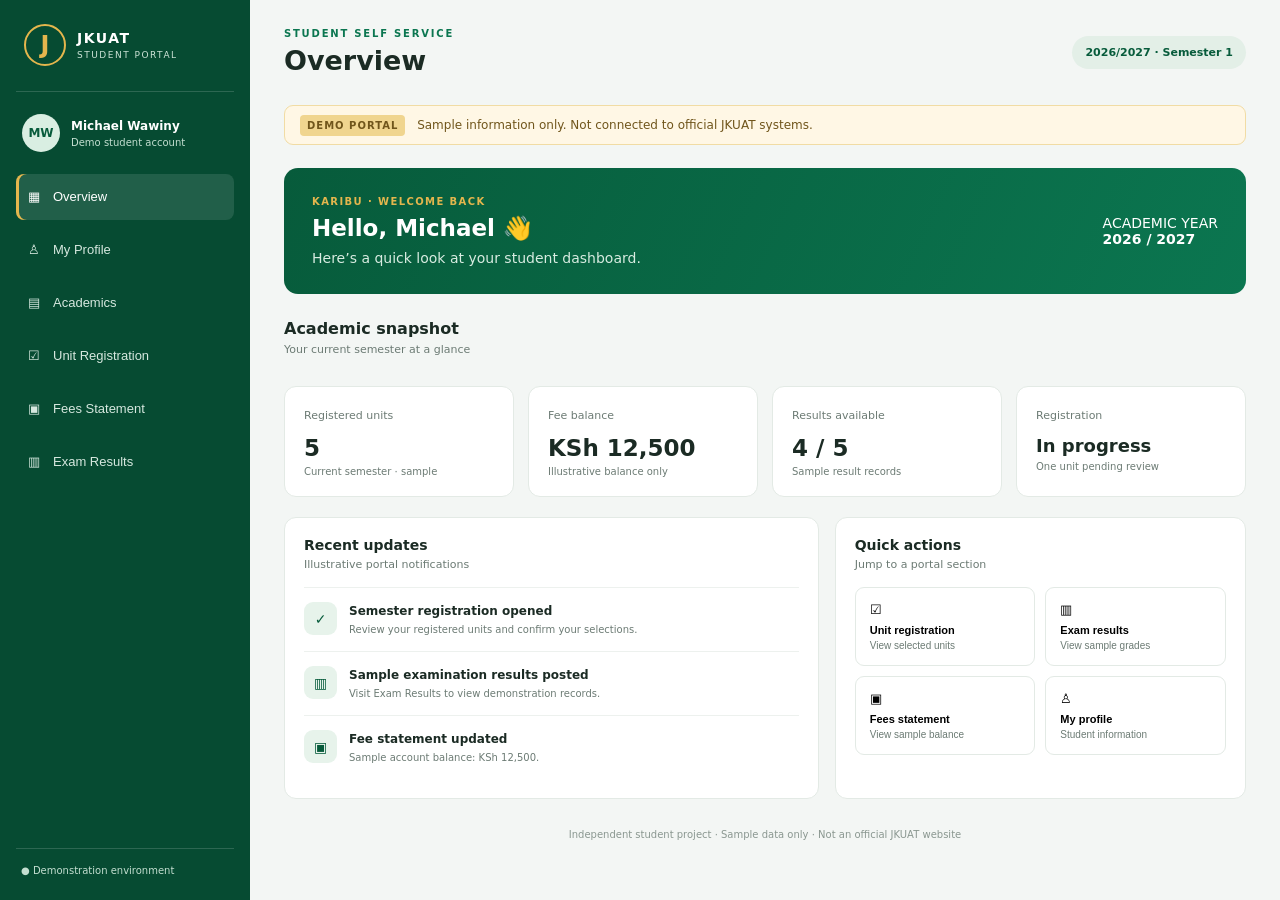
<file: index.html>
<!doctype html>
<html lang="en"><head><meta charset="utf-8"><meta name="viewport" content="width=device-width,initial-scale=1"><meta name="theme-color" content="#075b3b"><title>JKUAT Student Portal Demo</title><link rel="stylesheet" href="style.css"></head>
<body><aside id="sidebar"><div class="brand"><b class="crest">J</b><div><strong>JKUAT</strong><small>STUDENT PORTAL</small></div></div><div class="student"><b class="avatar">MW</b><div><strong>Michael Wawiny</strong><small>Demo student account</small></div></div><nav><button class="active" data-page="overview">▦　Overview</button><button data-page="profile">♙　My Profile</button><button data-page="academics">▤　Academics</button><button data-page="registration">☑　Unit Registration</button><button data-page="fees">▣　Fees Statement</button><button data-page="results">▥　Exam Results</button></nav><small class="side-note">● Demonstration environment</small></aside>
<main><header><button id="menu">☰</button><div><small class="eyebrow">STUDENT SELF SERVICE</small><h1 id="title">Overview</h1></div><span class="term">2026/2027 · Semester 1</span></header><div class="warning"><b>DEMO PORTAL</b> Sample information only. Not connected to official JKUAT systems.</div><section id="content"></section><footer>Independent student project · Sample data only · Not an official JKUAT website</footer></main><script src="script.js"></script></body></html>
</file>
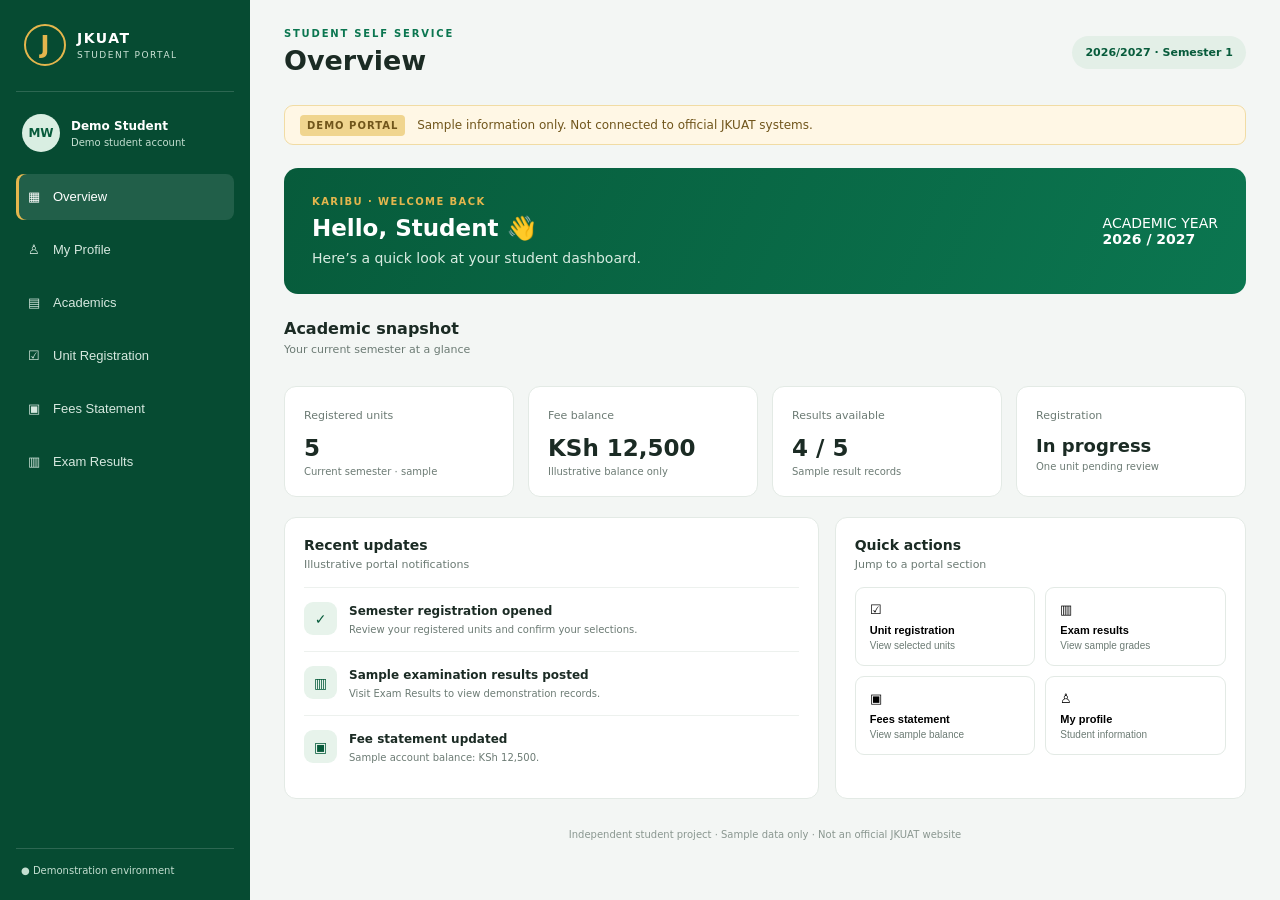
<file: jkuat-portal-demo/index.html>
<!doctype html>
<html lang="en"><head><meta charset="utf-8"><meta name="viewport" content="width=device-width,initial-scale=1"><meta name="theme-color" content="#075b3b"><title>JKUAT Student Portal Demo</title><link rel="stylesheet" href="style.css"></head>
<body><aside id="sidebar"><div class="brand"><b class="crest">J</b><div><strong>JKUAT</strong><small>STUDENT PORTAL</small></div></div><div class="student"><b class="avatar">MW</b><div><strong>Demo Student</strong><small>Demo student account</small></div></div><nav><button class="active" data-page="overview">▦　Overview</button><button data-page="profile">♙　My Profile</button><button data-page="academics">▤　Academics</button><button data-page="registration">☑　Unit Registration</button><button data-page="fees">▣　Fees Statement</button><button data-page="results">▥　Exam Results</button></nav><small class="side-note">● Demonstration environment</small></aside>
<main><header><button id="menu">☰</button><div><small class="eyebrow">STUDENT SELF SERVICE</small><h1 id="title">Overview</h1></div><span class="term">2026/2027 · Semester 1</span></header><div class="warning"><b>DEMO PORTAL</b> Sample information only. Not connected to official JKUAT systems.</div><section id="content"></section><footer>Independent student project · Sample data only · Not an official JKUAT website</footer></main><script src="script.js"></script></body></html>
</file>
<file: style.css>
:root{--g:#075b3b;--g2:#0b7650;--gold:#e4b64d;--ink:#1b2b24;--muted:#6c7b74;--bg:#f3f6f4;--line:#e3eae5}*{box-sizing:border-box}body{margin:0;background:var(--bg);color:var(--ink);font:14px system-ui,-apple-system,"Segoe UI",sans-serif}aside{position:fixed;inset:0 auto 0 0;width:250px;background:#064b32;color:white;padding:24px 16px;display:flex;flex-direction:column;z-index:5}.brand,.student{display:flex;align-items:center;gap:11px}.brand{padding:0 8px 25px;border-bottom:1px solid #ffffff28}.crest{width:42px;height:42px;border:2px solid var(--gold);color:var(--gold);display:grid;place-items:center;border-radius:50%;font-size:24px}.brand strong,.brand small,.student strong,.student small{display:block}.brand strong{letter-spacing:1.5px}.brand small{font-size:9px;letter-spacing:1.5px;color:#cde3d7;margin-top:4px}.student{padding:22px 6px}.avatar{width:38px;height:38px;border-radius:50%;background:#d9eee2;color:var(--g);display:grid;place-items:center;font-size:12px}.student strong{font-size:12px}.student small{font-size:10px;color:#c3ded0;margin-top:4px}nav{display:grid;gap:7px}nav button{background:transparent;color:#d6e8df;border:0;border-radius:8px;text-align:left;padding:14px 12px;cursor:pointer;font-size:13px}nav button:hover,nav button.active{background:#ffffff1c;color:white;box-shadow:inset 3px 0 var(--gold)}.side-note{margin-top:auto;border-top:1px solid #ffffff28;padding:16px 5px 0;color:#c3ded0;font-size:10px}main{margin-left:250px;padding:0 34px;max-width:1500px}header{height:105px;display:flex;align-items:center;gap:16px}header h1{font-size:27px;margin:5px 0}.eyebrow{font-size:10px;letter-spacing:1.8px;color:var(--g2);font-weight:800}#menu{display:none}.term{margin-left:auto;font-size:11px;background:#e3efe7;color:var(--g);padding:10px 13px;border-radius:20px;font-weight:700}.warning{background:#fff7e5;border:1px solid #f1dca4;color:#70551b;border-radius:9px;padding:12px 15px;margin-bottom:23px;font-size:12px}.warning b{font-size:10px;letter-spacing:1px;background:#f0d58f;padding:5px 7px;border-radius:4px;margin-right:8px}.welcome{background:linear-gradient(115deg,#075b3b,#0b7650);color:white;padding:28px;border-radius:14px;display:flex;justify-content:space-between;align-items:center}.welcome .gold{color:var(--gold);font-size:10px;letter-spacing:1.4px;font-weight:800}.welcome h2{font-size:23px;margin:8px 0}.welcome p{color:#d8ece1;margin:0}.section{display:flex;align-items:center;justify-content:space-between;margin:25px 0 14px}.section h2{font-size:16px;margin:0}.section p,.sub{font-size:11px;color:var(--muted);margin:5px 0 16px}.stats{display:grid;grid-template-columns:repeat(4,minmax(0,1fr));gap:14px}.card,.panel{background:white;border:1px solid var(--line);border-radius:12px;padding:19px}.card small{color:var(--muted);font-size:11px}.value{font-size:23px;font-weight:800;margin:13px 0 5px}.note{font-size:10px;color:var(--muted)}.grid{display:grid;grid-template-columns:1.3fr 1fr;gap:16px;margin-top:20px}.panel h3{font-size:14px;margin:0}.activity{display:flex;gap:12px;padding:14px 0;border-top:1px solid #edf1ee}.icon{width:33px;height:33px;border-radius:9px;background:#e7f3eb;color:var(--g);display:grid;place-items:center;flex-shrink:0}.activity strong{font-size:12px}.activity small{display:block;font-size:10px;color:var(--muted);margin-top:4px;line-height:1.5}.quick{display:grid;grid-template-columns:1fr 1fr;gap:10px}.quick button{background:#fff;border:1px solid var(--line);border-radius:9px;padding:14px;text-align:left;cursor:pointer}.quick button:hover{border-color:#9fcab0;background:#f8fcf9}.quick b,.quick small{display:block}.quick b{font-size:11px;margin-top:7px}.quick small{font-size:10px;color:var(--muted);margin-top:4px}.table-wrap{overflow-x:auto}.data{width:100%;border-collapse:collapse;min-width:500px;font-size:12px}.data th{text-align:left;background:#f7f9f7;color:var(--muted);font-size:10px;letter-spacing:.6px;text-transform:uppercase}.data td,.data th{padding:13px 12px;border-bottom:1px solid #edf1ee}.badge{display:inline-block;padding:5px 8px;border-radius:20px;background:#e4f4e9;color:#167344;font-size:10px;font-weight:750}.goldbadge{background:#fff2d4;color:#8a6310}.info{display:grid;grid-template-columns:1fr 1fr;gap:12px}.info div{background:#f7f9f7;border-radius:9px;padding:15px}.info small,.info strong{display:block}.info small{font-size:10px;color:var(--muted);margin-bottom:7px}.info strong{font-size:13px}.notice{background:#eff7f1;border-left:3px solid var(--g2);padding:13px;border-radius:5px;font-size:12px;line-height:1.6;margin:15px 0}button.primary{background:var(--g);color:white;border:0;padding:11px 15px;border-radius:7px;cursor:pointer}footer{text-align:center;color:#8a9790;font-size:10px;padding:30px 0 20px}@media(max-width:1050px){main{padding:0 20px}.stats{grid-template-columns:repeat(2,1fr)}.grid{grid-template-columns:1fr}}@media(max-width:700px){aside{transform:translateX(-100%);transition:transform .2s}aside.open{transform:translateX(0);box-shadow:0 0 0 100vmax #10271b66}main{margin-left:0;padding:0 14px}header{height:88px;gap:12px}#menu{display:block;border:0;background:white;border-radius:8px;padding:10px;font-size:18px}header h1{font-size:22px}.term{display:none}.warning{line-height:1.6}.welcome{padding:22px 18px}.welcome h2{font-size:20px}.stats{gap:9px}.card{padding:13px}.value{font-size:20px}.grid{gap:12px}.panel{padding:15px}.info{gap:9px}.info div{padding:12px}}
</file>
<file: jkuat-portal-demo/style.css>
:root{--g:#075b3b;--g2:#0b7650;--gold:#e4b64d;--ink:#1b2b24;--muted:#6c7b74;--bg:#f3f6f4;--line:#e3eae5}*{box-sizing:border-box}body{margin:0;background:var(--bg);color:var(--ink);font:14px system-ui,-apple-system,"Segoe UI",sans-serif}aside{position:fixed;inset:0 auto 0 0;width:250px;background:#064b32;color:white;padding:24px 16px;display:flex;flex-direction:column;z-index:5}.brand,.student{display:flex;align-items:center;gap:11px}.brand{padding:0 8px 25px;border-bottom:1px solid #ffffff28}.crest{width:42px;height:42px;border:2px solid var(--gold);color:var(--gold);display:grid;place-items:center;border-radius:50%;font-size:24px}.brand strong,.brand small,.student strong,.student small{display:block}.brand strong{letter-spacing:1.5px}.brand small{font-size:9px;letter-spacing:1.5px;color:#cde3d7;margin-top:4px}.student{padding:22px 6px}.avatar{width:38px;height:38px;border-radius:50%;background:#d9eee2;color:var(--g);display:grid;place-items:center;font-size:12px}.student strong{font-size:12px}.student small{font-size:10px;color:#c3ded0;margin-top:4px}nav{display:grid;gap:7px}nav button{background:transparent;color:#d6e8df;border:0;border-radius:8px;text-align:left;padding:14px 12px;cursor:pointer;font-size:13px}nav button:hover,nav button.active{background:#ffffff1c;color:white;box-shadow:inset 3px 0 var(--gold)}.side-note{margin-top:auto;border-top:1px solid #ffffff28;padding:16px 5px 0;color:#c3ded0;font-size:10px}main{margin-left:250px;padding:0 34px;max-width:1500px}header{height:105px;display:flex;align-items:center;gap:16px}header h1{font-size:27px;margin:5px 0}.eyebrow{font-size:10px;letter-spacing:1.8px;color:var(--g2);font-weight:800}#menu{display:none}.term{margin-left:auto;font-size:11px;background:#e3efe7;color:var(--g);padding:10px 13px;border-radius:20px;font-weight:700}.warning{background:#fff7e5;border:1px solid #f1dca4;color:#70551b;border-radius:9px;padding:12px 15px;margin-bottom:23px;font-size:12px}.warning b{font-size:10px;letter-spacing:1px;background:#f0d58f;padding:5px 7px;border-radius:4px;margin-right:8px}.welcome{background:linear-gradient(115deg,#075b3b,#0b7650);color:white;padding:28px;border-radius:14px;display:flex;justify-content:space-between;align-items:center}.welcome .gold{color:var(--gold);font-size:10px;letter-spacing:1.4px;font-weight:800}.welcome h2{font-size:23px;margin:8px 0}.welcome p{color:#d8ece1;margin:0}.section{display:flex;align-items:center;justify-content:space-between;margin:25px 0 14px}.section h2{font-size:16px;margin:0}.section p,.sub{font-size:11px;color:var(--muted);margin:5px 0 16px}.stats{display:grid;grid-template-columns:repeat(4,minmax(0,1fr));gap:14px}.card,.panel{background:white;border:1px solid var(--line);border-radius:12px;padding:19px}.card small{color:var(--muted);font-size:11px}.value{font-size:23px;font-weight:800;margin:13px 0 5px}.note{font-size:10px;color:var(--muted)}.grid{display:grid;grid-template-columns:1.3fr 1fr;gap:16px;margin-top:20px}.panel h3{font-size:14px;margin:0}.activity{display:flex;gap:12px;padding:14px 0;border-top:1px solid #edf1ee}.icon{width:33px;height:33px;border-radius:9px;background:#e7f3eb;color:var(--g);display:grid;place-items:center;flex-shrink:0}.activity strong{font-size:12px}.activity small{display:block;font-size:10px;color:var(--muted);margin-top:4px;line-height:1.5}.quick{display:grid;grid-template-columns:1fr 1fr;gap:10px}.quick button{background:#fff;border:1px solid var(--line);border-radius:9px;padding:14px;text-align:left;cursor:pointer}.quick button:hover{border-color:#9fcab0;background:#f8fcf9}.quick b,.quick small{display:block}.quick b{font-size:11px;margin-top:7px}.quick small{font-size:10px;color:var(--muted);margin-top:4px}.table-wrap{overflow-x:auto}.data{width:100%;border-collapse:collapse;min-width:500px;font-size:12px}.data th{text-align:left;background:#f7f9f7;color:var(--muted);font-size:10px;letter-spacing:.6px;text-transform:uppercase}.data td,.data th{padding:13px 12px;border-bottom:1px solid #edf1ee}.badge{display:inline-block;padding:5px 8px;border-radius:20px;background:#e4f4e9;color:#167344;font-size:10px;font-weight:750}.goldbadge{background:#fff2d4;color:#8a6310}.info{display:grid;grid-template-columns:1fr 1fr;gap:12px}.info div{background:#f7f9f7;border-radius:9px;padding:15px}.info small,.info strong{display:block}.info small{font-size:10px;color:var(--muted);margin-bottom:7px}.info strong{font-size:13px}.notice{background:#eff7f1;border-left:3px solid var(--g2);padding:13px;border-radius:5px;font-size:12px;line-height:1.6;margin:15px 0}button.primary{background:var(--g);color:white;border:0;padding:11px 15px;border-radius:7px;cursor:pointer}footer{text-align:center;color:#8a9790;font-size:10px;padding:30px 0 20px}@media(max-width:1050px){main{padding:0 20px}.stats{grid-template-columns:repeat(2,1fr)}.grid{grid-template-columns:1fr}}@media(max-width:700px){aside{transform:translateX(-100%);transition:transform .2s}aside.open{transform:translateX(0);box-shadow:0 0 0 100vmax #10271b66}main{margin-left:0;padding:0 14px}header{height:88px;gap:12px}#menu{display:block;border:0;background:white;border-radius:8px;padding:10px;font-size:18px}header h1{font-size:22px}.term{display:none}.warning{line-height:1.6}.welcome{padding:22px 18px}.welcome h2{font-size:20px}.stats{gap:9px}.card{padding:13px}.value{font-size:20px}.grid{gap:12px}.panel{padding:15px}.info{gap:9px}.info div{padding:12px}}
</file>
